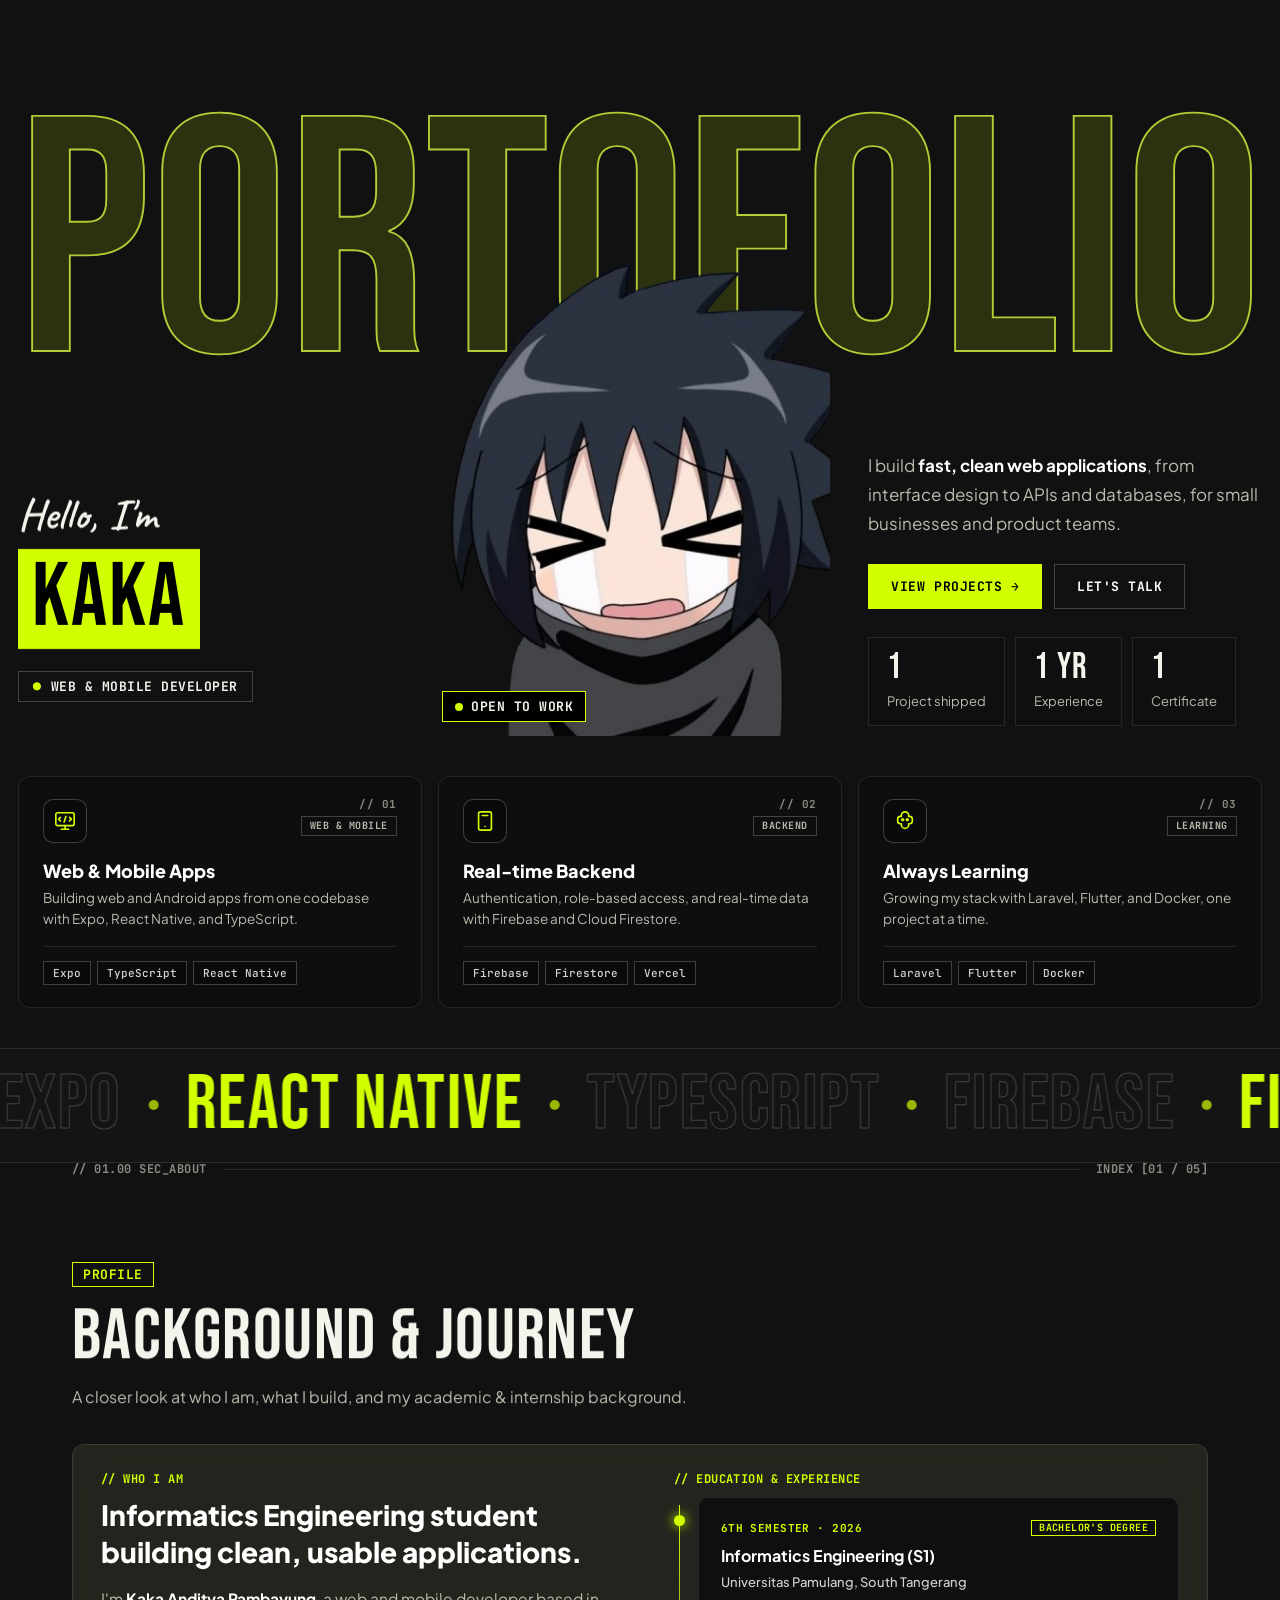
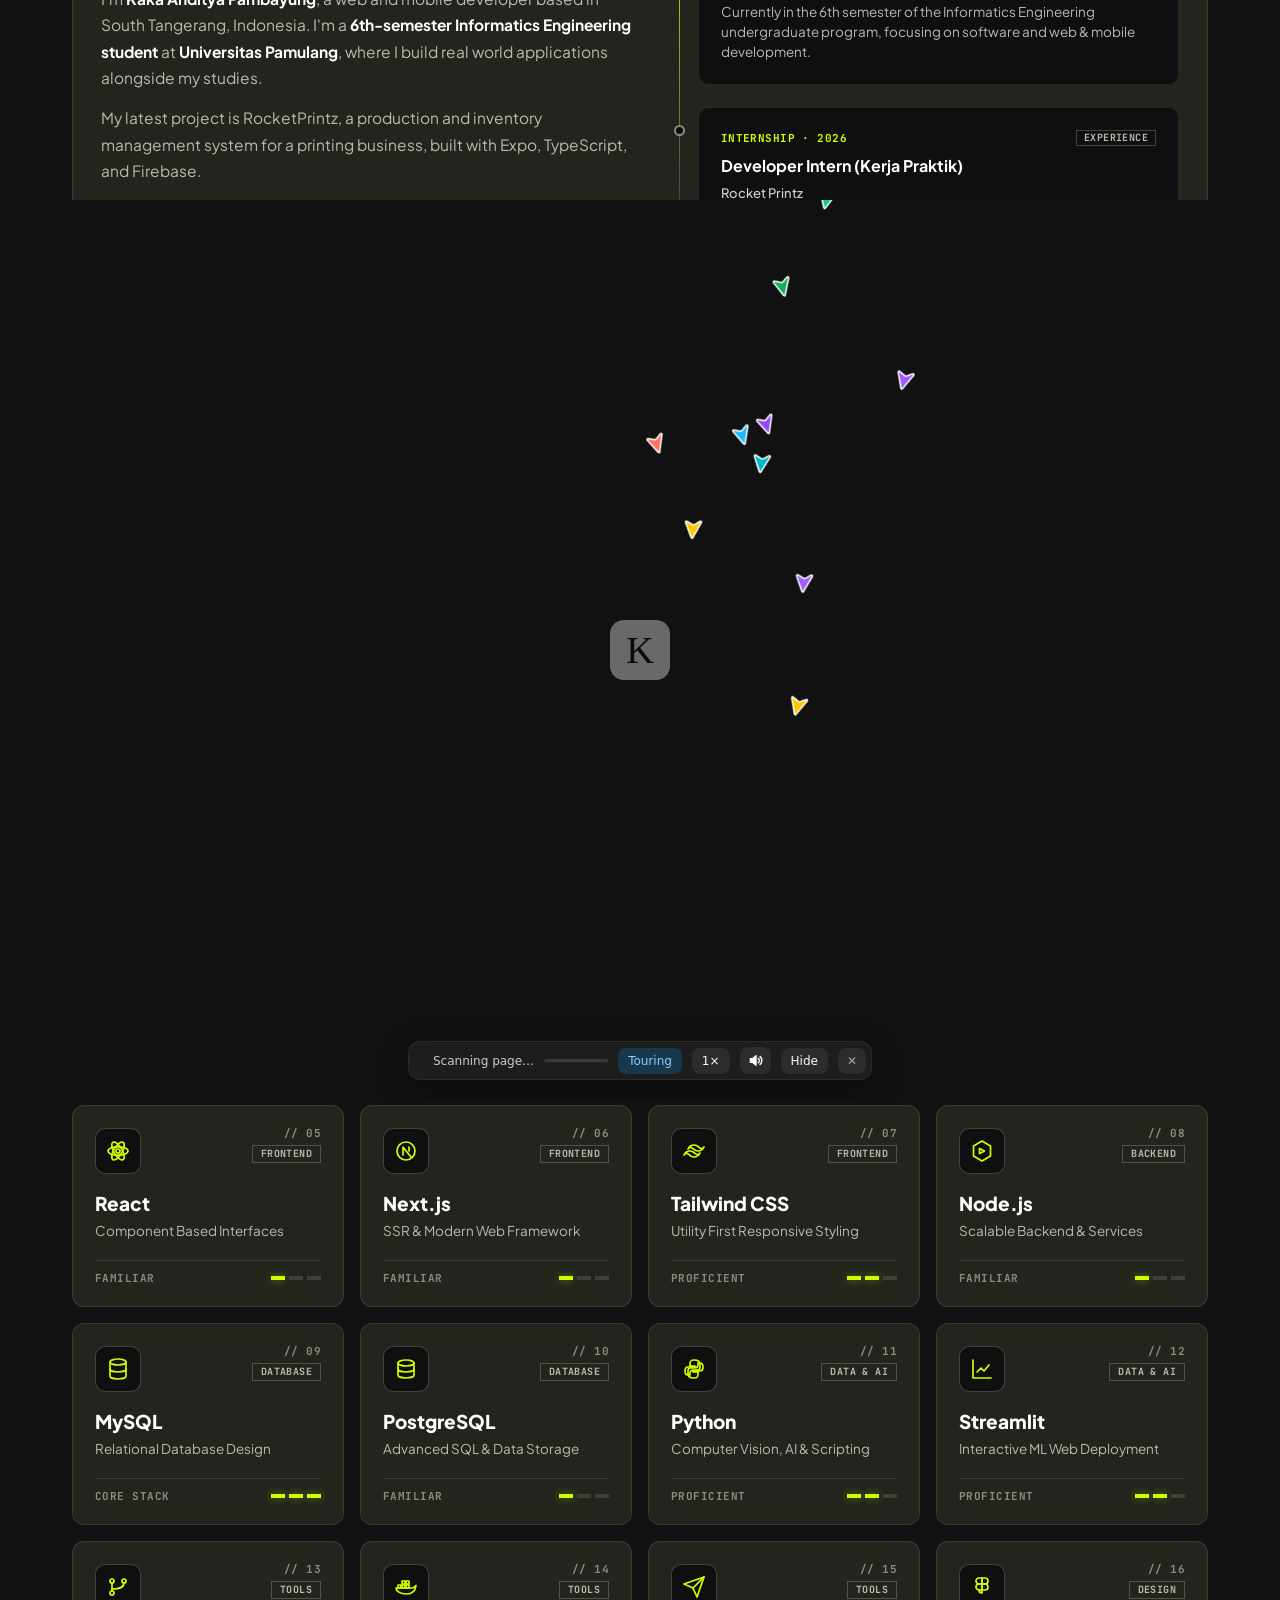
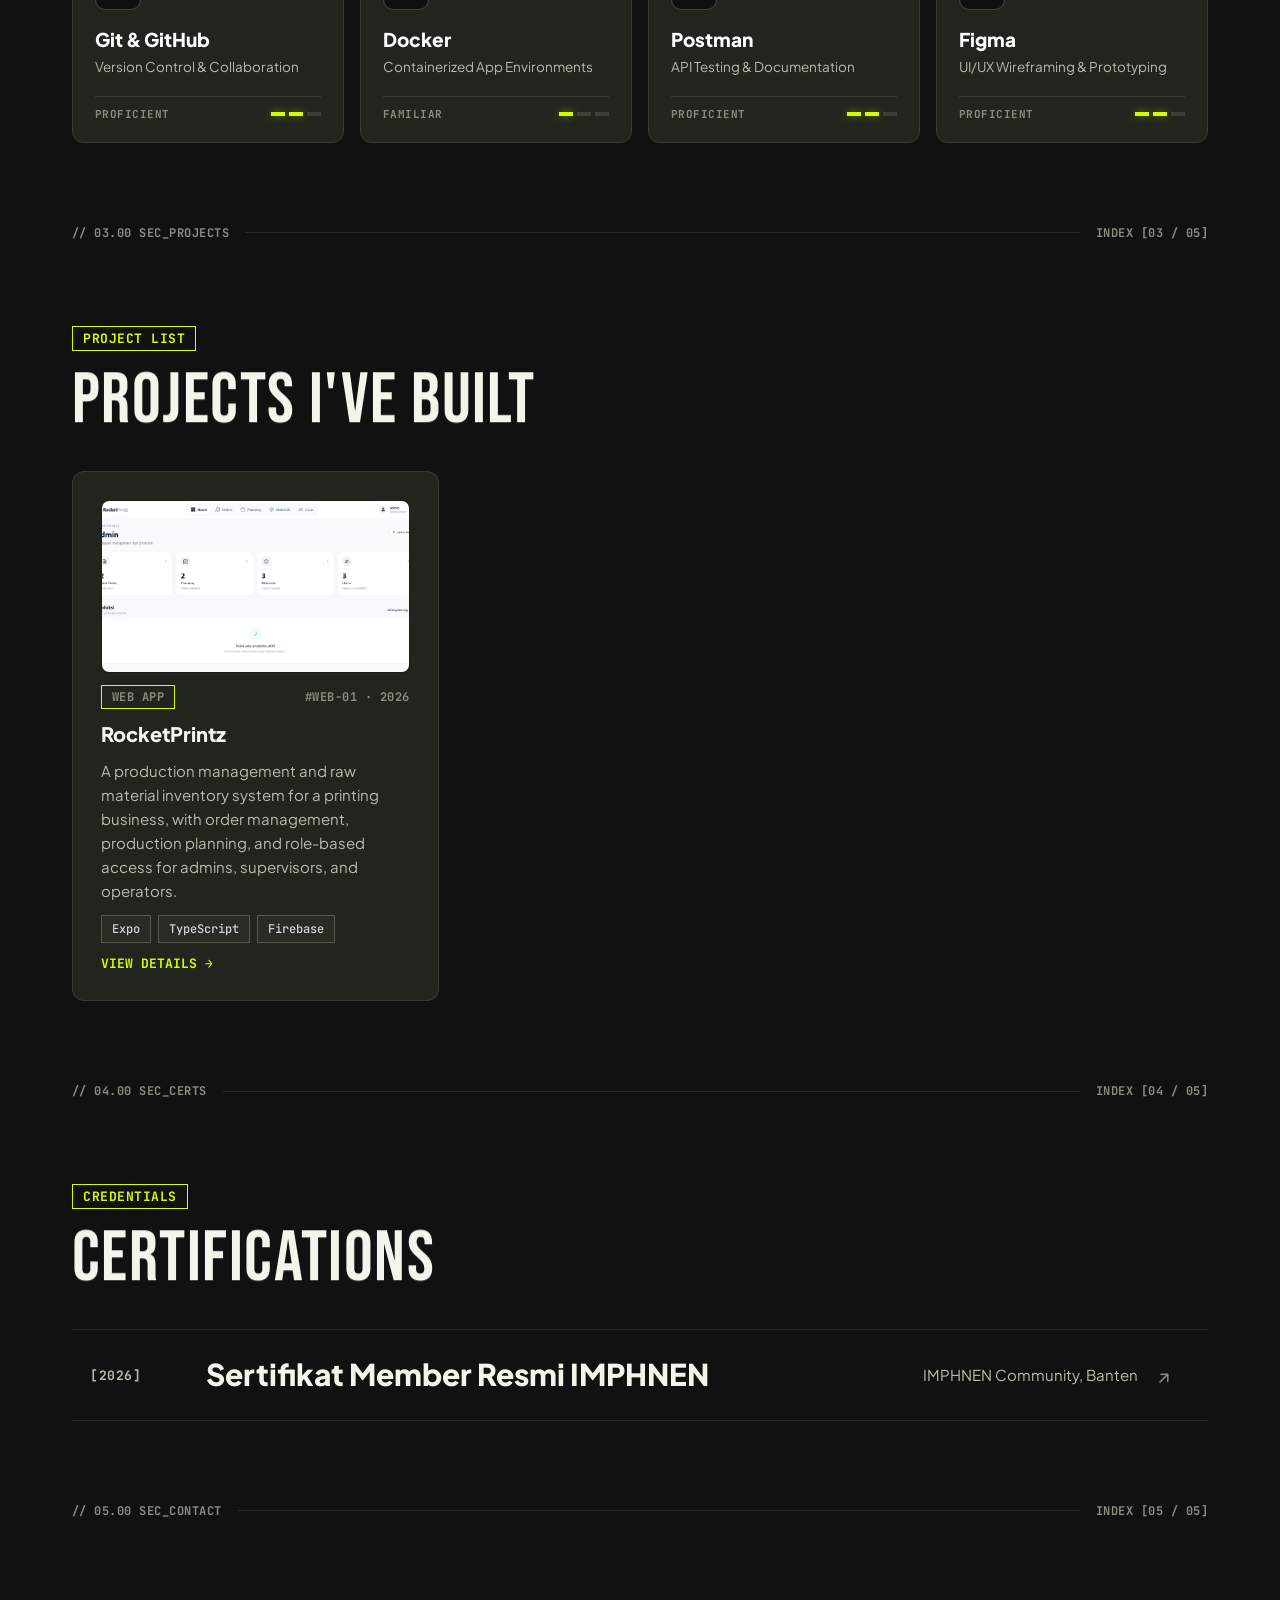
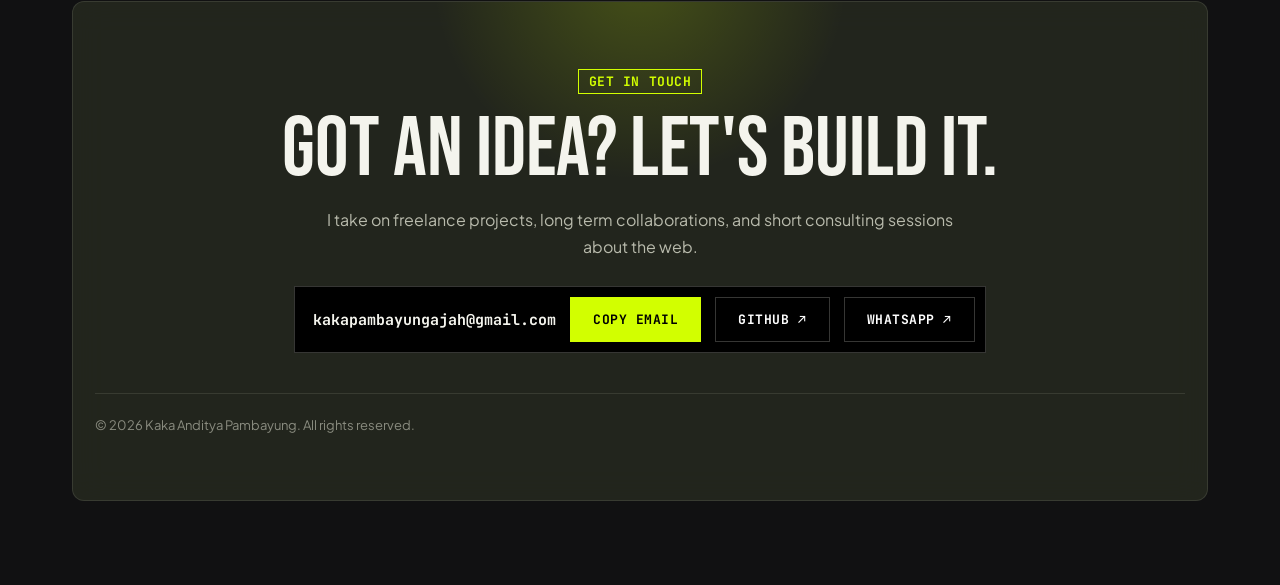
<file: index.html>
<!doctype html>
<html lang="en">
  <head>
    <meta charset="utf-8" />
  <script>try{var t=localStorage.getItem("fx-theme");if(/^(cyan|orange|pink|mint|lavender)$/.test(t))document.documentElement.setAttribute("data-theme",t)}catch(e){}</script>
    <script>try{if(sessionStorage.getItem("fx-pt")==="1"&&!matchMedia("(prefers-reduced-motion: reduce)").matches)document.documentElement.classList.add("fx-pt-in")}catch(e){}</script>
    <meta
      name="viewport"
      content="width=device-width, initial-scale=1, viewport-fit=cover"
    />
    <meta name="description" content="Portfolio of Kaka Anditya Pambayung, a web and mobile developer and Informatics Engineering student at Universitas Pamulang." />
    <meta name="theme-color" content="#111112" />
    <meta property="og:type" content="website" />
    <meta property="og:url" content="https://my-porto-kk.vercel.app/" />
    <meta property="og:title" content="Kaka Anditya Pambayung – Portfolio" />
    <meta property="og:description" content="Web and mobile developer. Built RocketPrintz, a production and inventory system for a printing business." />
    <meta property="og:image" content="https://my-porto-kk.vercel.app/assets/og-image.png" />
    <meta property="og:image:width" content="1200" />
    <meta property="og:image:height" content="630" />
    <meta name="twitter:card" content="summary_large_image" />
    <title>Kaka Anditya Pambayung – Portofolio</title>
    <link
      rel="icon"
      href="data:image/svg+xml,%3Csvg xmlns='http://www.w3.org/2000/svg' viewBox='0 0 100 100'%3E%3Crect width='100' height='100' fill='%23d2ff00'/%3E%3Ctext x='50' y='72' font-size='64' text-anchor='middle' fill='black' font-family='Impact'%3EK%3C/text%3E%3C/svg%3E"
    />
    <link rel="preconnect" href="https://fonts.googleapis.com" />
    <link rel="preconnect" href="https://fonts.gstatic.com" crossorigin />
    <link
      href="https://fonts.googleapis.com/css2?family=Bebas+Neue&family=Caveat:wght@600&family=JetBrains+Mono:wght@500;700&family=Plus+Jakarta+Sans:wght@400;500;700;800&display=swap"
      rel="stylesheet"
    />
    <link rel="stylesheet" href="assets/style.css" />
    <link rel="stylesheet" href="assets/lando-fx.css" />
</head>

  <body>
    <canvas id="aurora" aria-hidden="true"></canvas>
    <header class="dock">
      <nav class="nav" aria-label="Main navigation">
        <a class="brand" href="#hero" aria-label="Home"
          ><i>KA</i>Kaka Anditya Pambayung</a
        >
        <div class="nl">
          <a href="#about">About</a>
          <a href="#skills">Skills</a>
          <a href="#projects">Projects</a>
          <a href="#certs">Certifications</a>
        </div>
        <div class="dr">
          <div class="lang-switch" role="group" aria-label="Language switcher">
            <button type="button" class="lang-btn active" data-lang="en">
              EN
            </button>
            <button type="button" class="lang-btn" data-lang="id">ID</button>
          </div>
          <a class="cta" href="#contact">CONTACT →</a>
        </div>
      </nav>
    </header>
    <main>
      <section id="hero" class="hero">
        <div class="wm" aria-hidden="true">
          <svg viewBox="0 0 1000 215" preserveAspectRatio="xMidYMid meet">
            <text
              x="0"
              y="205"
              font-size="270"
              textLength="1000"
              lengthAdjust="spacingAndGlyphs"
            >
              PORTOFOLIO
            </text>
          </svg>
        </div>
        <div class="stage">
          <div class="hl">
            <div class="script">Hello, I'm</div>
            <h1 class="name">Kaka</h1>
            <br />
            <div class="pill mono">
              <b>●</b><span>WEB &amp; MOBILE DEVELOPER </span>
            </div>
          </div>
          <div class="hr">
            <p class="d">
              I build <strong>fast, clean web applications</strong>, from
              interface design to APIs and databases, for small businesses and
              product teams.
            </p>
            <div class="btns">
              <a class="btn r" href="#projects">VIEW PROJECTS →</a
              ><a class="btn" href="#contact">LET'S TALK</a>
            </div>
            <div class="stats">
              <div><b>1</b><span>Project shipped</span></div>
              <div><b>1 yr</b><span>Experience</span></div>
              <div><b>1</b><span>Certificate</span></div>
            </div>
          </div>
          <div class="portrait" role="img" aria-label="Foto Kaka Anditya Pambayung">
            <div class="panel"></div>
            <img
              src="assets/foto-profil.png"
              alt="Foto Kaka Anditya Pambayung"
              style="
                position: relative;
                z-index: 2;
                width: 100%;
                height: 100%;
                display: block;
                object-fit: cover;
                object-position: center bottom;
              "
            />
            <div class="badge mono"><span class="pd"></span>OPEN TO WORK</div>
          </div>
          <div class="hud">
            <div class="hc">
              <div class="hc-top">
                <div class="hc-ico">
                  <svg
                    viewBox="0 0 24 24"
                    fill="none"
                    stroke="currentColor"
                    stroke-width="1.8"
                    stroke-linecap="round"
                    stroke-linejoin="round"
                  >
                    <rect x="2" y="3" width="20" height="14" rx="2" />
                    <path d="M8 21h8" />
                    <path d="M12 17v4" />
                    <path d="M7 8l-2 2 2 2" />
                    <path d="M17 8l2 2-2 2" />
                    <path d="M13 7l-2 6" />
                  </svg>
                </div>
                <div class="hh mono">
                  <span>// 01</span><span>WEB &amp; MOBILE</span>
                </div>
              </div>
              <h3>Web &amp; Mobile Apps</h3>
              <p>
                Building web and Android apps from one codebase with Expo, React Native, and TypeScript.
              </p>
              <div class="hc-tags">
                <span class="tag">Expo</span>
                <span class="tag">TypeScript</span>
                <span class="tag">React Native</span>
              </div>
            </div>

            <div class="hc">
              <div class="hc-top">
                <div class="hc-ico">
                  <svg
                    viewBox="0 0 24 24"
                    fill="none"
                    stroke="currentColor"
                    stroke-width="1.8"
                    stroke-linecap="round"
                    stroke-linejoin="round"
                  >
                    <rect x="5" y="2" width="14" height="20" rx="2" />
                    <path d="M12 18h.01" />
                    <path d="M9 6h6" />
                  </svg>
                </div>
                <div class="hh mono">
                  <span>// 02</span><span>BACKEND</span>
                </div>
              </div>
              <h3>Real-time Backend</h3>
              <p>
                Authentication, role-based access, and real-time data with Firebase and Cloud Firestore.
              </p>
              <div class="hc-tags">
                <span class="tag">Firebase</span>
                <span class="tag">Firestore</span>
                <span class="tag">Vercel</span>
              </div>
            </div>

            <div class="hc">
              <div class="hc-top">
                <div class="hc-ico">
                  <svg
                    viewBox="0 0 24 24"
                    fill="none"
                    stroke="currentColor"
                    stroke-width="1.8"
                    stroke-linecap="round"
                    stroke-linejoin="round"
                  >
                    <path
                      d="M12 2a4 4 0 0 1 4 4v1h1a3 3 0 0 1 3 3v2a3 3 0 0 1-3 3h-1v1a4 4 0 0 1-8 0v-1H7a3 3 0 0 1-3-3v-2a3 3 0 0 1 3-3h1V6a4 4 0 0 1 4-4z"
                    />
                    <circle cx="9.5" cy="10.5" r="1" />
                    <circle cx="14.5" cy="10.5" r="1" />
                  </svg>
                </div>
                <div class="hh mono">
                  <span>// 03</span><span>LEARNING</span>
                </div>
              </div>
              <h3>Always Learning</h3>
              <p>
                Growing my stack with Laravel, Flutter, and Docker, one project at a time.
              </p>
              <div class="hc-tags">
                <span class="tag">Laravel</span>
                <span class="tag">Flutter</span>
                <span class="tag">Docker</span>
              </div>
            </div>
          </div>
        </div>
      </section>

      <div class="div" aria-hidden="true">
        <span class="mono">// 01.00 SEC_ABOUT</span><span class="ln"></span
        ><span class="mono">INDEX [01 / 05]</span>
      </div>
      <section id="about" class="sec">
        <div class="sh">
          <div class="chip mono">PROFILE</div>
          <h2>Background &amp; journey</h2>
          <p>
            A closer look at who I am, what I build, and my academic &amp;
            internship background.
          </p>
        </div>
        <div class="gc ab">
          <div class="ab-bio">
            <span class="mono ab-sub">// WHO I AM</span>
            <h3>Informatics Engineering student building clean, usable applications.</h3>
            <p>I'm <strong>Kaka Anditya Pambayung</strong>, a web and mobile developer based in South Tangerang, Indonesia. I'm a <strong>6th-semester Informatics Engineering student</strong> at <strong>Universitas Pamulang</strong>, where I build real world applications alongside my studies.</p>
            <p>My latest project is RocketPrintz, a production and inventory management system for a printing business, built with Expo, TypeScript, and Firebase.</p>
            <div class="ab-meta">
              <div><span class="mono">UNIVERSITY</span><b>Universitas Pamulang</b></div>
              <div><span class="mono">PROGRAM</span><b>Informatics Eng. (S1)</b></div>
              <div><span class="mono">MAIN FOCUS</span><b>Web &amp; Mobile</b></div>
              <div><span class="mono">STATUS</span><b class="st-ok">● Open to Work</b></div>
            </div>
            <div class="q">“I learn by building things that real people use.”</div>
          </div>

          <div class="ab-journey">
            <span class="mono ab-sub">// EDUCATION &amp; EXPERIENCE</span>
            <ul class="tl">
              <li class="tl-item active">
                <div class="tl-dot"></div>
                <div class="tl-box">
                  <div class="tl-top">
                    <span class="mono tl-yr">6TH SEMESTER · 2026</span>
                    <span class="chip mono tl-tag">BACHELOR'S DEGREE</span>
                  </div>
                  <b>Informatics Engineering (S1)</b>
                  <span class="tl-org">Universitas Pamulang, South Tangerang</span>
                  <p>Currently in the 6th semester of the Informatics Engineering undergraduate program, focusing on software and web &amp; mobile development.</p>
                </div>
              </li>
              <li class="tl-item">
                <div class="tl-dot"></div>
                <div class="tl-box">
                  <div class="tl-top">
                    <span class="mono tl-yr">INTERNSHIP · 2026</span>
                    <span class="chip mono tl-tag">EXPERIENCE</span>
                  </div>
                  <b>Developer Intern (Kerja Praktik)</b>
                  <span class="tl-org">Rocket Printz</span>
                  <p>Built RocketPrintz, a production management and raw material inventory system with order management, production planning, and role-based access for admins, supervisors, and operators.</p>
                </div>
              </li>
            </ul>
          </div>
        </div>
      </section>

      <div class="div" aria-hidden="true">
        <span class="mono">// 02.00 SEC_SKILLS</span><span class="ln"></span
        ><span class="mono">INDEX [02 / 05]</span>
      </div>
      <section id="skills" class="sec">
        <div class="sh">
          <div class="chip mono">TECH STACK</div>
          <h2>Skills &amp; technology</h2>
          <p>
            Tools and technologies I use to build web, mobile, and data
            applications.
          </p>
        </div>
        <div class="tabs" id="tabs" role="tablist">
          <button class="tab" aria-selected="true" data-k="all">ALL</button>
          <button class="tab" aria-selected="false" data-k="fe">
            FRONTEND &amp; MOBILE
          </button>
          <button class="tab" aria-selected="false" data-k="be">
            BACKEND &amp; DB
          </button>
          <button class="tab" aria-selected="false" data-k="data">
            DATA &amp; AI
          </button>
          <button class="tab" aria-selected="false" data-k="tools">
            TOOLS
          </button>
        </div>
        <div class="sk-grid" id="stackGrid"></div>
      </section>

      <div class="div" aria-hidden="true">
        <span class="mono">// 03.00 SEC_PROJECTS</span><span class="ln"></span
        ><span class="mono">INDEX [03 / 05]</span>
      </div>
      <section id="projects" class="sec">
        <div class="sh">
          <div class="chip mono">PROJECT LIST</div>
          <h2>Projects I've built</h2>
        </div>
        <div class="tabs" id="filters" hidden>
          <button class="tab" aria-selected="true" data-f="all">ALL</button
          ><button class="tab" aria-selected="false" data-f="web">
            WEB APP</button
          ><button class="tab" aria-selected="false" data-f="mobile">
            MOBILE</button
          ><button class="tab" aria-selected="false" data-f="data">
            DATA &amp; AI
          </button>
        </div>
        <div class="bg" id="grid"></div>
      </section>

      <div class="div" aria-hidden="true">
        <span class="mono">// 04.00 SEC_CERTS</span><span class="ln"></span
        ><span class="mono">INDEX [04 / 05]</span>
      </div>
      <section id="certs" class="sec">
        <div class="sh">
          <div class="chip mono">CREDENTIALS</div>
          <h2>Certifications</h2>
        </div>
        <div class="cl" id="certGrid"></div>
      </section>

      <div class="div" aria-hidden="true">
        <span class="mono">// 05.00 SEC_CONTACT</span><span class="ln"></span
        ><span class="mono">INDEX [05 / 05]</span>
      </div>
      <section id="contact" class="sec">
        <div class="gc ct">
          <div class="chip mono">GET IN TOUCH</div>
          <h2>Got an idea? Let's build it.</h2>
          <p>
            I take on freelance projects, long term collaborations, and short
            consulting sessions about the web.
          </p>
          <div class="em">
            <span>kakapambayungajah@gmail.com</span
            ><button class="btn r" id="copy">COPY EMAIL</button><a class="btn" href="https://github.com/Kakaaaaaaa1" target="_blank" rel="noopener">GITHUB ↗</a><a class="btn" href="https://wa.me/6283845756294" target="_blank" rel="noopener">WHATSAPP ↗</a>
          </div>
          <div class="fm">
            <span
              >© 2026 Kaka Anditya Pambayung. All rights reserved.</span
            >
          </div>
        </div>
      </section>
    </main>
    <div class="pv" id="pv" aria-hidden="true"><img alt="" /><span></span></div>
    <div
      class="md"
      id="md"
      role="dialog"
      aria-modal="true"
      aria-labelledby="mdt"
      hidden
    >
      <div class="mb">
        <div class="mh">
          <h3 id="mdt"></h3>
          <button class="mx" id="mdx" aria-label="Close">✕</button>
        </div>
        <div class="mm">
          <span id="mdi"></span><span class="vf">✓ Verified</span>
        </div>
        <div class="my">Year / Period: <b id="mdy"></b></div>
        <a class="mdl" id="mdl" target="_blank" rel="noopener noreferrer" hidden
          >View credential ↗</a
        >
        <div class="mf"><img id="mdim" alt="" /></div>
      </div>
    </div>
    <div id="toast" role="status" aria-live="polite"></div>
    <script src="assets/data.js"></script>
    <script src="assets/app.js"></script>
    <!--
    Swarm Rebuild engine (assets/swarm.js): github.com/DhvanilPatel/swarm-cursors,
    a tribute to Swarm by Joel Califa. Upstream publishes no license; the original
    code stays with its authors.
  -->
    <script src="assets/swarm-init.js"></script>
    <script src="assets/lando-fx.js"></script>
  </body>
</html>
</file>
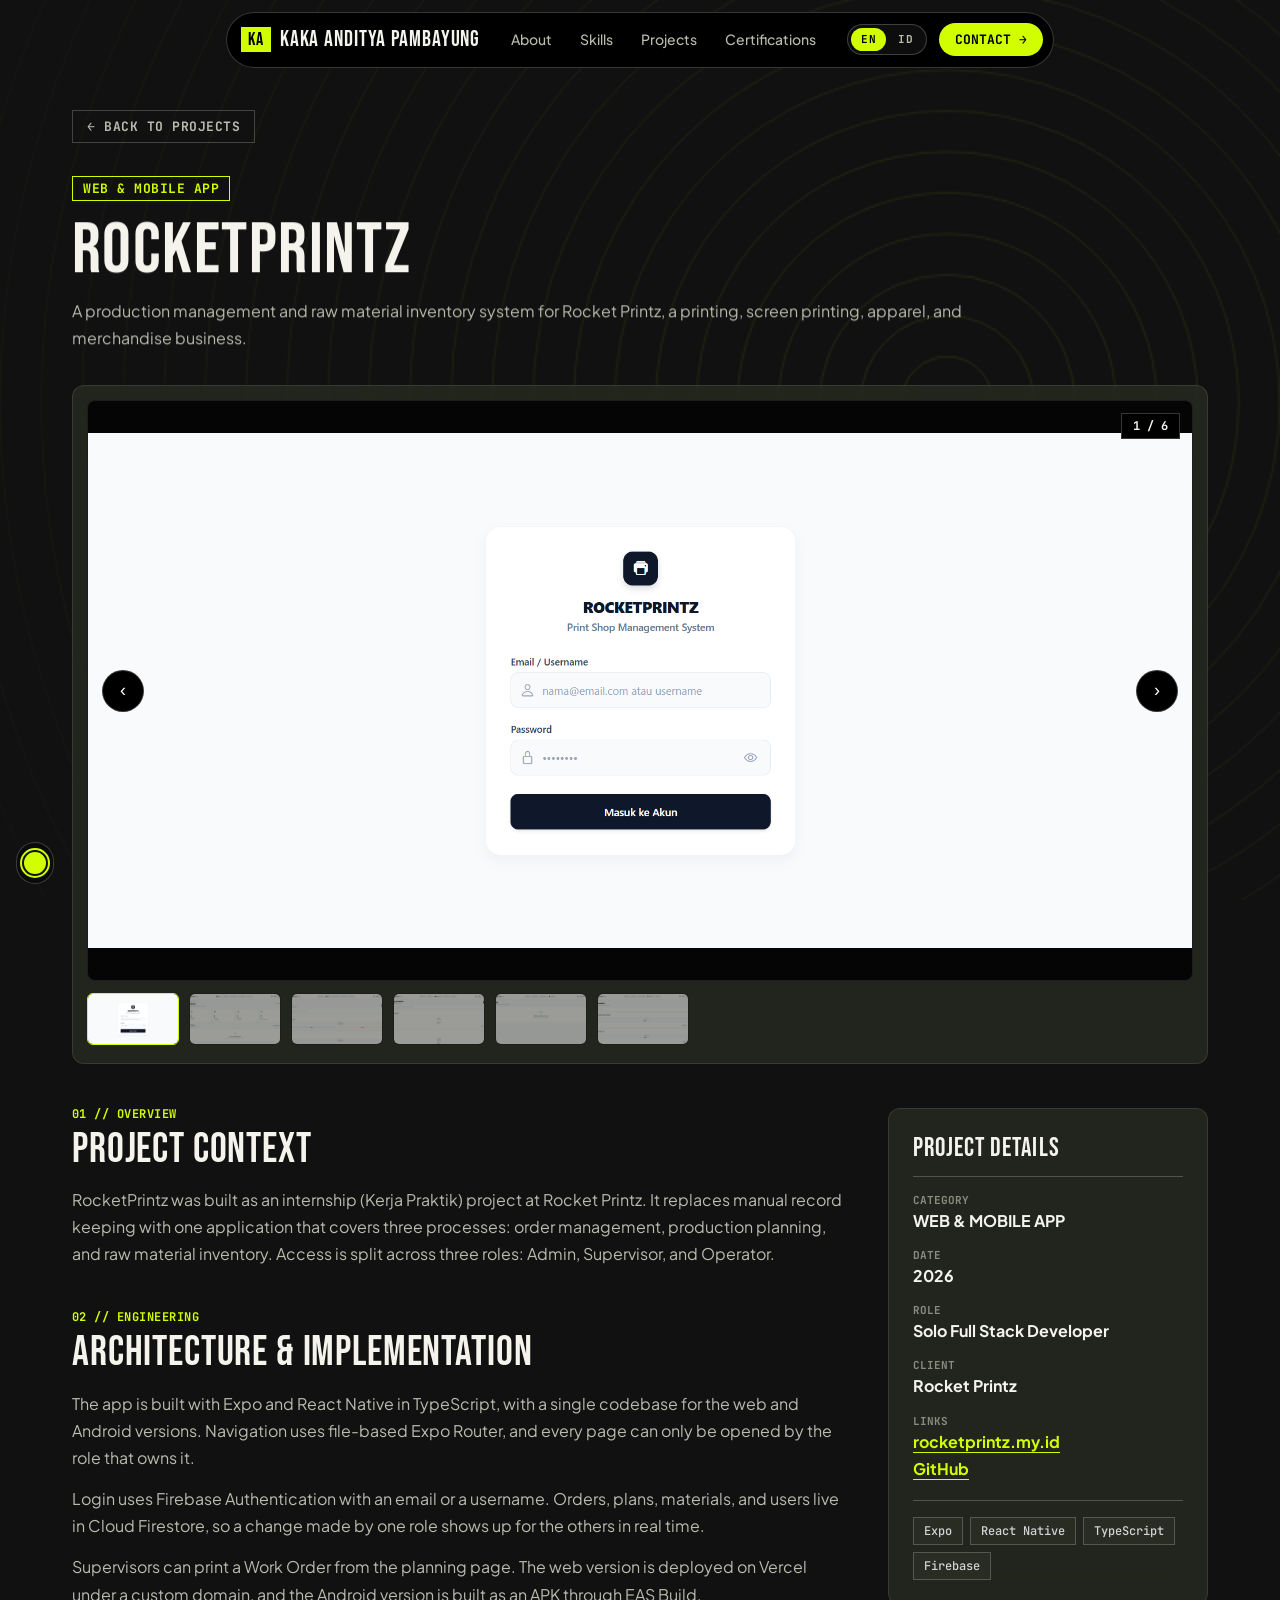
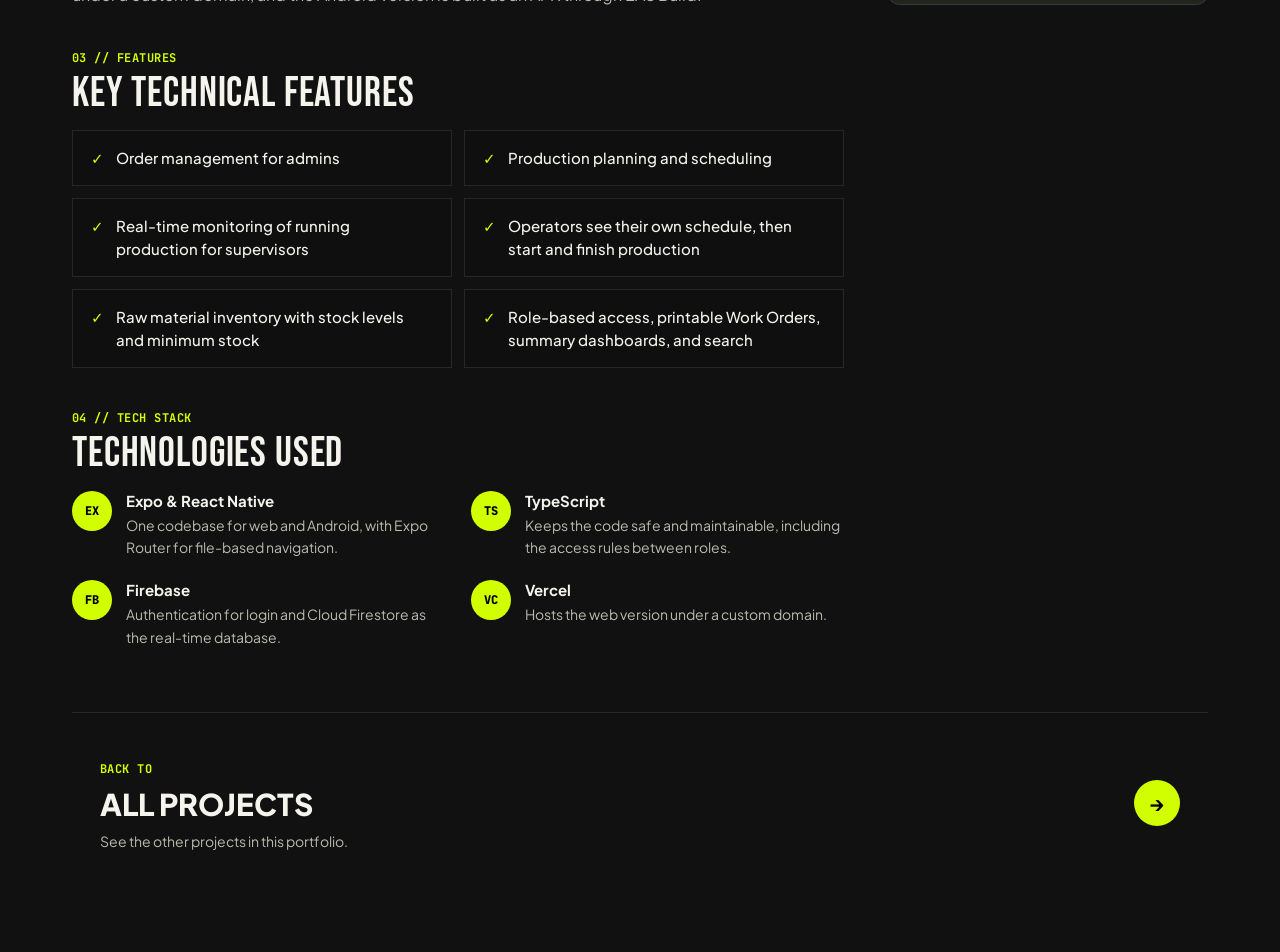
<file: projects/rocketprintz.html>
<!DOCTYPE html>
<html lang="en">

<head>
  <meta charset="utf-8">
  <script>try{var t=localStorage.getItem("fx-theme");if(/^(cyan|orange|pink|mint|lavender)$/.test(t))document.documentElement.setAttribute("data-theme",t)}catch(e){}</script>
  <script>try{if(sessionStorage.getItem("fx-pt")==="1"&&!matchMedia("(prefers-reduced-motion: reduce)").matches)document.documentElement.classList.add("fx-pt-in")}catch(e){}</script>
  <meta name="viewport" content="width=device-width, initial-scale=1, viewport-fit=cover">
  <meta name="theme-color" content="#111112">
  <meta property="og:type" content="article">
  <meta property="og:title" content="RocketPrintz – Kaka Anditya Pambayung">
  <meta property="og:description" content="A production management and raw material inventory system for a printing business, built with Expo, TypeScript and Firebase.">
  <meta property="og:image" content="https://my-porto-kk.vercel.app/assets/og-image.png">
  <meta property="og:image:width" content="1200">
  <meta property="og:image:height" content="630">
  <meta name="twitter:card" content="summary_large_image">
  <title>RocketPrintz – Kaka Anditya Pambayung</title>
  <meta name="description" content="RocketPrintz: production management and raw material inventory system for a printing business, built with Expo, React Native, TypeScript and Firebase.">
  <link rel="icon"
    href="data:image/svg+xml,%3Csvg xmlns='http://www.w3.org/2000/svg' viewBox='0 0 100 100'%3E%3Crect width='100' height='100' fill='%23d2ff00'/%3E%3Ctext x='50' y='72' font-size='64' text-anchor='middle' fill='black' font-family='Impact'%3EK%3C/text%3E%3C/svg%3E">
  <link rel="preconnect" href="https://fonts.googleapis.com">
  <link rel="preconnect" href="https://fonts.gstatic.com" crossorigin>
  <link
    href="https://fonts.googleapis.com/css2?family=Bebas+Neue&family=Caveat:wght@600&family=JetBrains+Mono:wght@500;700&family=Plus+Jakarta+Sans:wght@400;500;700;800&display=swap"
    rel="stylesheet">
  <link rel="stylesheet" href="../assets/style.css">
  <link rel="stylesheet" href="../assets/lando-fx.css">
<style>
    /* "Technologies Used" tiles */
    .tk { display: grid; grid-template-columns: repeat(auto-fill, minmax(250px, 1fr)); gap: 22px 26px; margin-top: 6px }
    .tk>div { display: flex; gap: 14px; align-items: flex-start }
    .tk i {
      flex: none; width: 40px; height: 40px; border-radius: 50%;
      display: grid; place-items: center;
      background: var(--red); color: #000;
      font: 800 12px var(--mono); font-style: normal
    }
    .tk b { display: block; font: 700 15px var(--sans); color: var(--tx); margin-bottom: 4px }
    .tk p { color: var(--mu); font-size: 14px; line-height: 1.6; margin: 0 }
    .ds .lk { color: var(--red); text-decoration: none; border-bottom: 1px solid currentColor; word-break: break-all }
  </style>
</head>

<body>
  <canvas id="aurora" aria-hidden="true"></canvas>
  <header class="dock">
    <nav class="nav" aria-label="Main navigation">
      <a class="brand" href="../index.html#hero" aria-label="Home"><i>KA</i>Kaka Anditya Pambayung</a>
      <div class="nl">
        <a href="../index.html#about">About</a>
        <a href="../index.html#skills">Skills</a>
        <a href="../index.html#projects">Projects</a>
        <a href="../index.html#certs">Certifications</a>
      </div>
      <div class="dr">
        <div class="lang-switch" role="group" aria-label="Language switcher">
          <button type="button" class="lang-btn active" data-lang="en">EN</button>
          <button type="button" class="lang-btn" data-lang="id">ID</button>
        </div>
        <a class="cta" href="../index.html#contact">CONTACT →</a>
      </div>
    </nav>
  </header>
  <main>
    <section id="detail" style="display:block">
      <a class="back mono" href="../index.html#projects" data-id="← KEMBALI KE PROJECT">← BACK TO PROJECTS</a>
      <div class="sh">
        <div class="chip mono" data-id="APLIKASI WEB &amp; MOBILE">WEB &amp; MOBILE APP</div>
        <h2>RocketPrintz</h2>
        <p data-id="Sistem informasi manajemen produksi dan persediaan bahan baku untuk Rocket Printz, usaha percetakan, sablon, konveksi, dan merchandise.">A production management and raw material inventory system for Rocket Printz, a printing, screen printing, apparel, and merchandise business.</p>
      </div>

      <div class="gal gc">
        <div class="gs"><img id="gim" alt="RocketPrintz preview"><span class="gn" id="gnn"></span><button class="ga l"
            aria-label="Previous image">‹</button><button class="ga r" aria-label="Next image">›</button></div>
        <div class="th">
          <button aria-label="Image 1"><img alt="" data-label="RocketPrintz – Login" src="../assets/projects/rocketprintz/rocketprintz1.png"></button>
          <button aria-label="Image 2"><img alt="" data-label="RocketPrintz – Admin dashboard" src="../assets/projects/rocketprintz/rocketprintz2.png"></button>
          <button aria-label="Image 3"><img alt="" data-label="RocketPrintz – Orders" src="../assets/projects/rocketprintz/rocketprintz3.png"></button>
          <button aria-label="Image 4"><img alt="" data-label="RocketPrintz – Production planning" src="../assets/projects/rocketprintz/rocketprintz4.png"></button>
          <button aria-label="Image 5"><img alt="" data-label="RocketPrintz – Running production" src="../assets/projects/rocketprintz/rocketprintz5.png"></button>
          <button aria-label="Image 6"><img alt="" data-label="RocketPrintz – Materials" src="../assets/projects/rocketprintz/rocketprintz6.png"></button>
        </div>
      </div>

      <div class="dg">
        <div class="dm">
          <section><span class="mono">01 // OVERVIEW</span>
            <h3 data-id="Konteks Project">Project Context</h3>
            <p data-id="RocketPrintz dibangun sebagai project Kerja Praktik di Rocket Printz. Sistem ini menggantikan pencatatan manual dengan satu aplikasi yang mencakup tiga proses: manajemen order, perencanaan produksi, dan manajemen persediaan bahan baku. Akses dibagi untuk tiga peran: Admin, Supervisor, dan Operator.">RocketPrintz was built as an internship (Kerja Praktik) project at Rocket Printz. It replaces manual record keeping with one application that covers three processes: order management, production planning, and raw material inventory. Access is split across three roles: Admin, Supervisor, and Operator.</p>
          </section>

          <section><span class="mono">02 // ENGINEERING</span>
            <h3 data-id="Arsitektur &amp; Implementasi">Architecture &amp; Implementation</h3>
            <p data-id="Aplikasi dibuat dengan Expo dan React Native memakai TypeScript, dengan satu basis kode untuk versi web dan Android. Navigasi memakai Expo Router berbasis file, dan setiap halaman hanya bisa dibuka oleh peran yang berhak.">The app is built with Expo and React Native in TypeScript, with a single codebase for the web and Android versions. Navigation uses file-based Expo Router, and every page can only be opened by the role that owns it.</p>
            <p data-id="Login memakai Firebase Authentication dengan email atau nama pengguna. Data order, planning, bahan, dan pengguna disimpan di Cloud Firestore, sehingga perubahan dari satu peran langsung terlihat di peran lain secara real-time.">Login uses Firebase Authentication with an email or a username. Orders, plans, materials, and users live in Cloud Firestore, so a change made by one role shows up for the others in real time.</p>
            <p data-id="Supervisor dapat mencetak Work Order dari halaman planning. Versi web di-deploy ke Vercel dengan domain sendiri, dan versi Android dibuat sebagai APK melalui EAS Build.">Supervisors can print a Work Order from the planning page. The web version is deployed on Vercel under a custom domain, and the Android version is built as an APK through EAS Build.</p>
          </section>

          <section><span class="mono">03 // FEATURES</span>
            <h3 data-id="Fitur Utama">Key Technical Features</h3>
            <div class="fg">
              <div><i>✓</i><span data-id="Manajemen order oleh Admin">Order management for admins</span></div>
              <div><i>✓</i><span data-id="Planning dan penjadwalan produksi">Production planning and scheduling</span></div>
              <div><i>✓</i><span data-id="Pemantauan produksi yang sedang berjalan secara real-time untuk Supervisor">Real-time monitoring of running production for supervisors</span></div>
              <div><i>✓</i><span data-id="Operator melihat jadwal miliknya, memulai, dan menyelesaikan produksi">Operators see their own schedule, then start and finish production</span></div>
              <div><i>✓</i><span data-id="Persediaan bahan baku dengan stok dan batas minimum stok">Raw material inventory with stock levels and minimum stock</span></div>
              <div><i>✓</i><span data-id="Akses berbasis peran, cetak Work Order, dashboard ringkasan, dan pencarian data">Role-based access, printable Work Orders, summary dashboards, and search</span></div>
            </div>
          </section>

          <section><span class="mono">04 // TECH STACK</span>
            <h3 data-id="Teknologi yang Digunakan">Technologies Used</h3>
            <div class="tk">
              <div><i>EX</i>
                <div><b>Expo &amp; React Native</b>
                  <p data-id="Satu basis kode untuk web dan Android, dengan Expo Router untuk navigasi berbasis file.">One codebase for web and Android, with Expo Router for file-based navigation.</p>
                </div>
              </div>
              <div><i>TS</i>
                <div><b>TypeScript</b>
                  <p data-id="Menjaga kode tetap aman dan mudah dirawat, termasuk pada aturan akses antar peran.">Keeps the code safe and maintainable, including the access rules between roles.</p>
                </div>
              </div>
              <div><i>FB</i>
                <div><b>Firebase</b>
                  <p data-id="Authentication untuk login dan Cloud Firestore sebagai basis data real-time.">Authentication for login and Cloud Firestore as the real-time database.</p>
                </div>
              </div>
              <div><i>VC</i>
                <div><b>Vercel</b>
                  <p data-id="Hosting versi web dengan domain sendiri.">Hosts the web version under a custom domain.</p>
                </div>
              </div>
            </div>
          </section>
        </div>

        <aside class="gc ds">
          <h4 data-id="DETAIL PROJECT">PROJECT DETAILS</h4>
          <dl>
            <div><dt data-id="KATEGORI">CATEGORY</dt><dd data-id="APLIKASI WEB &amp; MOBILE">WEB &amp; MOBILE APP</dd></div>
            <div><dt data-id="TAHUN">DATE</dt><dd>2026</dd></div>
            <div><dt data-id="PERAN">ROLE</dt><dd data-id="Pengembang Full Stack (solo)">Solo Full Stack Developer</dd></div>
            <div><dt data-id="TEMPAT">CLIENT</dt><dd>Rocket Printz</dd></div>
            <div><dt data-id="TAUTAN">LINKS</dt>
              <dd><a class="lk" href="https://rocketprintz.my.id" target="_blank" rel="noopener">rocketprintz.my.id</a><br>
                <a class="lk" href="https://github.com/Kakaaaaaaa1/rocketprintz" target="_blank" rel="noopener">GitHub</a></dd>
            </div>
          </dl>
          <div class="tags"><span class="tag">Expo</span><span class="tag">React Native</span><span class="tag">TypeScript</span><span class="tag">Firebase</span></div>
        </aside>
      </div>

      <a class="nx gc" href="../index.html#projects">
        <div><span class="mono" data-id="KEMBALI">BACK TO</span>
          <h3 data-id="SEMUA PROJECT">ALL PROJECTS</h3>
          <p data-id="Lihat project lain di portfolio ini.">See the other projects in this portfolio.</p>
        </div><b aria-hidden="true">→</b>
      </a>
    </section>
  </main>
  <script src="../assets/lando-fx.js"></script>
  <script src="../assets/detail.js"></script>
</body>

</html>
</file>
<file: assets/style.css>
:root {
      --bg: #111112;
      --surf: #1a1d15;
      --card: rgba(40, 44, 32, .78);
      --red: #d2ff00;
      --red-d: #b2c73a;
      --ac: 210, 255, 0;
      --redg: rgba(var(--ac), .2);
      --line: rgba(244, 244, 237, .1);
      --line2: rgba(244, 244, 237, .22);
      --tx: #f4f4ed;
      --mu: #b9bbad;
      --dim: #8a8c80;
      --sans: 'Plus Jakarta Sans', system-ui, sans-serif;
      --mono: 'JetBrains Mono', ui-monospace, monospace;
      --bb: 'Bebas Neue', Impact, sans-serif;
      color-scheme: dark;
      box-sizing: border-box;
      padding-top: env(safe-area-inset-top, 0px);
      padding-bottom: env(safe-area-inset-bottom, 0px)
    }

    *,
    *::before,
    *::after {
      box-sizing: border-box;
      margin: 0;
      padding: 0
    }

    html {
      background: var(--bg);
      scroll-behavior: smooth;
      scroll-padding-top: calc(84px + env(safe-area-inset-top, 0px));
      -webkit-font-smoothing: antialiased
    }

    body {
      font: 400 16px/1.7 var(--sans);
      color: var(--tx);
      background: var(--bg);
      overflow-x: hidden
    }

    a {
      color: inherit;
      text-decoration: none
    }

    :focus-visible {
      outline: 2px solid var(--red);
      outline-offset: 3px
    }

    #aurora {
      position: fixed;
      inset: 0;
      width: 100%;
      height: 100%;
      z-index: 0;
      pointer-events: none
    }

    main {
      position: relative;
      z-index: 1
    }

    .sec {
      max-width: 1180px;
      margin: 0 auto;
      padding: 84px 22px
    }

    /* dock */
    .dock {
      position: fixed;
      top: env(safe-area-inset-top, 0px);
      left: 0;
      right: 0;
      z-index: 100;
      display: flex;
      justify-content: center;
      padding: 12px 14px;
      pointer-events: none
    }

    .nav {
      pointer-events: auto;
      display: flex;
      align-items: center;
      gap: 18px;
      padding: 8px 10px 8px 14px;
      background: #000;
      border: 1px solid var(--line2);
      border-radius: 99px
    }

    .brand {
      display: flex;
      align-items: center;
      gap: 9px;
      font: 400 22px var(--bb);
      letter-spacing: .04em
    }

    .mono {
      font: 700 13px/1 var(--mono);
      letter-spacing: .04em
    }

    .brand i {
      color: #000;
      font-style: normal;
      background: var(--red);
      padding: 2px 7px;
      font-size: 18px
    }

    .nl {
      display: flex;
      gap: 2px
    }

    .nl a {
      padding: 7px 13px;
      border-radius: 99px;
      color: var(--mu);
      font-size: 14px;
      font-weight: 500;
      transition: .18s
    }

    .nl a:hover {
      color: #fff;
      background: rgba(255, 255, 255, .07)
    }

    .dr {
      display: flex;
      align-items: center;
      gap: 12px
    }

    .st {
      display: flex;
      align-items: center;
      gap: 7px;
      color: var(--mu);
      font-size: 13px
    }

    .st i,
    .pd {
      width: 8px;
      height: 8px;
      border-radius: 50%;
      background: var(--red);
      animation: pl 2s infinite
    }

    @keyframes pl {
      50% {
        opacity: .35
      }
    }

    .cta {
      background: var(--red);
      color: #000;
      padding: 8px 16px;
      border-radius: 99px;
      font: 700 13px var(--mono);
      transition: .18s
    }

    .cta:hover {
      background: var(--red-d)
    }

    @media(max-width:860px) {

      .nl,
      .st {
        display: none
      }
    }

    /* hero */
    .hero {
      min-height: 100svh;
      padding: 96px 18px 40px;
      display: flex;
      flex-direction: column;
      justify-content: center;
      position: relative;
      overflow: hidden
    }

    .wm {
      width: 100%;
      line-height: 0
    }

    .wm svg {
      display: block;
      width: 100%;
      height: auto
    }

    .wm text {
      font-family: var(--bb);
      fill: rgba(var(--ac), .14);
      stroke: var(--red-d);
      stroke-width: 1.5;
      paint-order: stroke
    }

    .stage {
      position: relative;
      z-index: 2;
      width: min(1360px, 100%);
      margin: -8vw auto 0;
      display: grid;
      grid-template-columns: minmax(300px, 1fr) minmax(260px, 380px) minmax(300px, 1fr);
      grid-template-areas: 'l p r' 'h h h';
      column-gap: clamp(24px, 3vw, 56px);
      row-gap: 34px;
      align-items: end
    }

    .hl {
      grid-area: l;
      padding-bottom: 10px
    }

    .portrait {
      grid-area: p
    }

    .hr {
      grid-area: r;
      padding-bottom: 10px
    }

    @media(max-width:1000px) {
      .stage {
        grid-template-columns: 1fr;
        grid-template-areas: 'p' 'l' 'r' 'h';
        margin-top: -4vw
      }

      .portrait {
        max-width: 340px;
        margin: 0 auto
      }

      .hud {
        grid-area: h;
        display: grid;
        grid-template-columns: repeat(3, 1fr);
        gap: 16px;
        margin-top: 6px
      }
    }

    .script {
      font: 600 clamp(32px, 3.4vw, 44px)/1 'Caveat', cursive;
      margin-bottom: 12px
    }

    .name {
      color: #000;
      display: inline-block;
      font: 400 clamp(60px, 7vw, 100px)/1 var(--bb);
      padding: .06em .16em;
      background: var(--red);
      margin-bottom: 22px;
      letter-spacing: .02em
    }

    .pill {
      display: inline-flex;
      align-items: center;
      gap: 9px;
      padding: 8px 14px;
      border: 1px solid var(--line2);
      margin-bottom: 24px;
      max-width: 100%
    }

    .pill b {
      color: var(--red)
    }

    .d {
      max-width: 44ch;
      color: var(--mu);
      margin-bottom: 26px;
      font-size: 17px
    }

    .d strong {
      color: #fff;
      font-weight: 700
    }

    .btns {
      display: flex;
      gap: 12px;
      flex-wrap: wrap;
      margin-bottom: 28px
    }

    .btn {
      display: inline-flex;
      gap: 8px;
      align-items: center;
      padding: 13px 22px;
      border: 1px solid var(--line2);
      background: transparent;
      color: #fff;
      font: 700 13px var(--mono);
      letter-spacing: .04em;
      cursor: pointer;
      transition: .18s
    }

    .btn:hover {
      border-color: #fff;
      transform: translateY(-2px)
    }

    .btn.r {
      background: var(--red);
      border-color: var(--red);
      color: #000
    }

    .btn.r:hover {
      background: var(--red-d);
      border-color: var(--red-d)
    }

    .stats {
      display: flex;
      gap: 10px;
      flex-wrap: wrap
    }

    .stats div {
      border: 1px solid var(--line);
      background: #0f0f10;
      padding: 12px 18px;
      min-width: 104px
    }

    .stats b {
      display: block;
      font: 400 36px/1 var(--bb);
      letter-spacing: .03em
    }

    .stats span {
      color: var(--mu);
      font-size: 13px
    }

    .portrait {
      position: relative;
      width: 100%;
      aspect-ratio: 4/5
    }

    .panel {
      position: absolute;
      inset: 18% 6% 0;
      background: var(--red);
      transform: translate(14px, -14px)
    }

    .panel::after {
      content: "";
      position: absolute;
      inset: 0;
      border: 1px solid rgba(255, 255, 255, .35);
      transform: translate(-14px, 14px)
    }

    .portrait svg {
      position: relative;
      z-index: 2;
      width: 100%;
      height: 100%;
      display: block
    }

    .badge {
      position: absolute;
      left: -8px;
      bottom: 14px;
      z-index: 5;
      padding: 8px 12px;
      background: #000;
      border: 1px solid var(--red);
      display: flex;
      gap: 8px;
      align-items: center
    }

    .hud {
      grid-area: h;
      display: grid;
      grid-template-columns: repeat(auto-fit, minmax(260px, 1fr));
      gap: 16px;
      margin-top: 6px;
      width: 100%
    }

    @media(max-width:900px) {
      .hud {
        grid-template-columns: 1fr !important;
        gap: 14px
      }

      .hc {
        padding: 18px 20px
      }
    }

    .hc {
      position: relative;
      display: flex;
      flex-direction: column;
      padding: 22px 24px;
      background: rgba(14, 14, 15, .82);
      backdrop-filter: blur(14px);
      -webkit-backdrop-filter: blur(14px);
      border: 1px solid var(--line);
      border-radius: 12px;
      overflow: hidden;
      transition: border-color .25s, transform .25s, box-shadow .25s
    }

    .hc::before {
      content: "";
      position: absolute;
      top: 0;
      left: 0;
      width: 100%;
      height: 2px;
      background: linear-gradient(90deg, var(--red), transparent);
      opacity: 0;
      transition: opacity .25s
    }

    .hc:hover {
      border-color: var(--red);
      transform: translateY(-4px);
      box-shadow: 0 16px 36px rgba(0, 0, 0, .75), 0 0 24px rgba(var(--ac), .1)
    }

    .hc:hover::before {
      opacity: 1
    }

    .hc-top {
      display: flex;
      justify-content: space-between;
      align-items: flex-start;
      gap: 12px;
      margin-bottom: 16px
    }

    .hc-ico {
      width: 44px;
      height: 44px;
      border-radius: 10px;
      background: #0a0a0a;
      border: 1px solid var(--line2);
      display: grid;
      place-items: center;
      color: var(--red);
      transition: .25s
    }

    .hc-ico svg {
      width: 22px;
      height: 22px
    }

    .hc:hover .hc-ico {
      background: var(--red);
      color: #000;
      border-color: var(--red);
      transform: scale(1.06)
    }

    .hh {
      display: flex;
      flex-direction: column;
      align-items: flex-end;
      gap: 6px
    }

    .hh span:first-child {
      color: var(--dim);
      font-size: 11px
    }

    .hh span:last-child {
      padding: 4px 8px;
      border: 1px solid var(--line2);
      color: var(--mu);
      font-size: 10px;
      transition: .25s
    }

    .hc:hover .hh span:last-child {
      border-color: var(--red);
      color: var(--red)
    }

    .hc h3 {
      font: 800 18px/1.3 var(--sans);
      color: #fff;
      margin-bottom: 6px
    }

    .hc p {
      color: var(--mu);
      font-size: 13.5px;
      line-height: 1.55;
      flex: 1;
      margin-bottom: 16px
    }

    .hc-tags {
      display: flex;
      gap: 6px;
      flex-wrap: wrap;
      padding-top: 14px;
      border-top: 1px solid var(--line)
    }

    .hc-tags .tag {
      font-size: 11px;
      padding: 4px 9px;
      background: #0a0a0a
    }

    .hc:hover .hc-tags .tag {
      border-color: rgba(var(--ac), .4);
      color: #fff
    }

    .tags {
      display: flex;
      gap: 7px;
      flex-wrap: wrap
    }

    .tag {
      font: 500 12px var(--mono);
      padding: 5px 10px;
      border: 1px solid var(--line2);
      color: #d4d4d8;
      background: rgba(255, 255, 255, .03)
    }

    /* divider */
    .div {
      max-width: 1180px;
      margin: 0 auto;
      padding: 0 22px;
      display: flex;
      align-items: center;
      gap: 16px;
      color: var(--dim)
    }

    .div .mono {
      font-size: 12px
    }

    .div span.ln {
      flex: 1;
      height: 1px;
      background: var(--line)
    }

    /* common */
    .sh {
      margin-bottom: 34px;
      max-width: 64ch
    }

    .chip {
      display: inline-block;
      padding: 5px 10px;
      border: 1px solid var(--red);
      color: var(--red);
      margin-bottom: 14px
    }

    .sh h2 {
      font: 400 clamp(42px, 6vw, 72px)/1 var(--bb);
      letter-spacing: .02em
    }

    .sh p {
      color: var(--mu);
      margin-top: 10px
    }

    .gc {
      background: var(--card);
      backdrop-filter: blur(16px);
      -webkit-backdrop-filter: blur(16px);
      border: 1px solid var(--line);
      border-radius: 12px;
      padding: 28px;
      transition: border-color .3s, transform .3s, box-shadow .3s
    }

    .gc:hover {
      border-color: var(--line2);
      box-shadow: 0 16px 40px rgba(0, 0, 0, .7), 0 0 25px rgba(var(--ac), .08);
      transform: translateY(-2px)
    }

    /* about */
    .ab {
      display: grid;
      grid-template-columns: 1.05fr 1fr;
      gap: 42px;
      align-items: start
    }

    @media(max-width:900px) {
      .ab {
        grid-template-columns: 1fr;
        gap: 36px
      }
    }

    .ab-sub {
      color: var(--red);
      font-size: 12px;
      display: block;
      margin-bottom: 12px
    }

    .ab-bio h3 {
      font: 800 clamp(22px, 2.5vw, 28px)/1.3 var(--sans);
      color: #fff;
      margin-bottom: 16px
    }

    .ab p {
      color: var(--mu);
      margin-bottom: 14px;
      font-size: 15.5px
    }

    .ab strong {
      color: #fff
    }

    .ab-meta {
      display: grid;
      grid-template-columns: repeat(2, 1fr);
      gap: 10px;
      margin: 22px 0
    }

    @media(max-width:520px) {
      .ab-meta {
        grid-template-columns: 1fr
      }
    }

    .ab-meta div {
      background: #0f0f10;
      border: 1px solid var(--line);
      padding: 12px 14px;
      border-radius: 8px;
      transition: border-color .2s
    }

    .ab-meta div:hover {
      border-color: var(--line2)
    }

    .ab-meta .mono {
      display: block;
      font-size: 10px;
      color: var(--dim);
      margin-bottom: 4px
    }

    .ab-meta b {
      font-size: 14px;
      color: #fff
    }

    .ab-meta .st-ok {
      color: var(--red)
    }

    .q {
      margin-top: 18px;
      padding: 16px 18px;
      border-left: 3px solid var(--red);
      background: rgba(var(--ac), .07);
      color: #fff;
      font-weight: 500;
      font-size: 14.5px;
      border-radius: 0 8px 8px 0
    }

    /* timeline */
    .tl {
      list-style: none;
      position: relative;
      padding-left: 24px;
      display: grid;
      gap: 22px
    }

    .tl::before {
      content: "";
      position: absolute;
      left: 5px;
      top: 8px;
      bottom: 8px;
      width: 1px;
      background: linear-gradient(to bottom, var(--red), var(--line2) 70%, transparent)
    }

    .tl-item {
      position: relative
    }

    .tl-dot {
      position: absolute;
      left: -24px;
      top: 18px;
      width: 11px;
      height: 11px;
      border-radius: 50%;
      background: #0a0a0a;
      border: 2px solid var(--dim);
      transition: .25s
    }

    .tl-item.active .tl-dot,
    .tl-item:hover .tl-dot {
      background: var(--red);
      border-color: var(--red);
      box-shadow: 0 0 12px var(--red)
    }

    .tl-box {
      background: #0f0f10;
      border: 1px solid var(--line);
      border-radius: 10px;
      padding: 22px 22px;
      transition: border-color .25s, transform .25s
    }

    .tl-item:hover .tl-box {
      border-color: var(--red);
      transform: translateX(4px)
    }

    .tl-top {
      display: flex;
      justify-content: space-between;
      align-items: center;
      gap: 8px;
      margin-bottom: 6px
    }

    .tl-yr {
      font-size: 11px;
      color: var(--red)
    }

    .tl-tag {
      margin: 0;
      font-size: 10px;
      padding: 2px 7px;
      border-color: var(--line2);
      color: var(--mu)
    }

    .tl-item.active .tl-tag,
    .tl-item:hover .tl-tag {
      border-color: var(--red);
      color: var(--red)
    }

    .tl-box b {
      display: block;
      font-size: 16px;
      color: #fff;
      margin-bottom: 2px
    }

    .tl-org {
      display: block;
      font-size: 13px;
      color: var(--tx);
      opacity: .85;
      margin-bottom: 8px;
      font-weight: 500
    }

    .tl-box p {
      margin: 0;
      font-size: 13.5px;
      line-height: 1.5;
      color: var(--mu)
    }

    /* skills */
    .tabs {
      display: flex;
      gap: 8px;
      flex-wrap: wrap;
      margin-bottom: 24px
    }

    .tab {
      padding: 10px 16px;
      border: 1px solid var(--line2);
      background: transparent;
      color: var(--mu);
      font: 700 13px var(--mono);
      cursor: pointer;
      transition: .18s
    }

    .tab:hover {
      color: #fff;
      border-color: #fff
    }

    .tab[aria-selected="true"] {
      background: var(--red);
      border-color: var(--red);
      color: #000
    }

    .sk-grid {
      display: grid;
      grid-template-columns: repeat(auto-fill, minmax(240px, 1fr));
      gap: 16px
    }

    .sk-card {
      position: relative;
      display: flex;
      flex-direction: column;
      padding: 22px;
      overflow: hidden;
      transition: border-color .25s, transform .25s, box-shadow .25s
    }

    .sk-card::before {
      content: "";
      position: absolute;
      top: 0;
      left: 0;
      width: 100%;
      height: 2px;
      background: linear-gradient(90deg, var(--red), transparent);
      opacity: 0;
      transition: opacity .25s
    }

    .sk-card:hover {
      border-color: var(--red);
      transform: translateY(-4px);
      box-shadow: 0 16px 36px rgba(0, 0, 0, .75), 0 0 24px rgba(var(--ac), .12)
    }

    .sk-card:hover::before {
      opacity: 1
    }

    .sk-card.hide {
      display: none
    }

    .sk-top {
      display: flex;
      justify-content: space-between;
      align-items: flex-start;
      margin-bottom: 18px
    }

    .sk-ico {
      width: 46px;
      height: 46px;
      border-radius: 10px;
      background: #0f0f10;
      border: 1px solid var(--line2);
      display: grid;
      place-items: center;
      color: var(--red);
      transition: background .25s, color .25s, border-color .25s, transform .25s
    }

    .sk-ico svg {
      width: 24px;
      height: 24px
    }

    .sk-card:hover .sk-ico {
      background: var(--red);
      color: #000;
      border-color: var(--red);
      transform: scale(1.06)
    }

    .sk-meta {
      display: flex;
      flex-direction: column;
      align-items: flex-end;
      gap: 6px
    }

    .sk-num {
      color: var(--dim);
      font-size: 11px
    }

    .sk-chip {
      margin: 0;
      font-size: 10px;
      padding: 3px 8px;
      border-color: var(--line2);
      color: var(--mu)
    }

    .sk-card:hover .sk-chip {
      border-color: var(--red);
      color: var(--red)
    }

    .sk-card h3 {
      font: 800 19px/1.25 var(--sans);
      margin-bottom: 6px;
      color: #fff
    }

    .sk-card p {
      color: var(--mu);
      font-size: 13.5px;
      line-height: 1.5;
      flex: 1;
      margin-bottom: 18px
    }

    .sk-foot {
      display: flex;
      justify-content: space-between;
      align-items: center;
      padding-top: 12px;
      border-top: 1px solid var(--line)
    }

    .sk-foot .mono {
      font-size: 11px;
      color: var(--dim);
      transition: color .25s
    }

    .sk-card:hover .sk-foot .mono {
      color: var(--tx)
    }

    .sk-bars {
      display: flex;
      gap: 4px
    }

    .sk-bars i {
      width: 14px;
      height: 4px;
      background: rgba(255, 255, 255, .12);
      display: block
    }

    .sk-bars i.on {
      background: var(--red);
      box-shadow: 0 0 8px rgba(var(--ac), .4)
    }

    /* projects */
    .bg {
      display: grid;
      grid-template-columns: repeat(auto-fill, minmax(320px, 1fr));
      gap: 18px
    }

    .bc {
      display: flex;
      flex-direction: column;
      gap: 12px
    }

    .bc.hide {
      display: none
    }

    .bt {
      display: flex;
      justify-content: space-between;
      align-items: center
    }

    .bt .chip {
      margin: 0;
      font-size: 11px
    }

    .bt .mono {
      color: var(--dim);
      font-size: 12px
    }

    .bc h3 {
      font: 800 20px/1.3 var(--sans)
    }

    .bc p {
      color: var(--mu);
      font-size: 15px;
      line-height: 1.6;
      flex: 1
    }

    .bc .go {
      font: 700 13px var(--mono);
      color: var(--red)
    }

    .bc .go:hover {
      color: #fff
    }

    /* certs */
    .cl {
      border-top: 1px solid var(--line)
    }

    .cr {
      display: grid;
      grid-template-columns: 96px 1fr auto 32px;
      gap: 20px;
      align-items: center;
      width: 100%;
      text-align: left;
      padding: 26px 18px;
      background: none;
      border: 0;
      border-bottom: 1px solid var(--line);
      color: var(--tx);
      font: inherit;
      cursor: pointer;
      transition: background .2s
    }

    .cr:hover,
    .cr:focus-visible {
      background: rgba(255, 255, 255, .04)
    }

    .cy {
      color: var(--mu)
    }

    .cn {
      font: 800 clamp(20px, 2.6vw, 30px)/1.25 var(--sans);
      transition: color .2s
    }

    .cr:hover .cn,
    .cr:focus-visible .cn {
      color: var(--red)
    }

    .ci {
      color: var(--mu);
      font-size: 15px
    }

    .ca {
      color: var(--dim);
      font-size: 20px;
      transition: .2s
    }

    .cr:hover .ca {
      color: var(--red);
      transform: translate(3px, -3px)
    }

    @media(max-width:700px) {
      .cr {
        grid-template-columns: 1fr 24px;
        gap: 6px
      }

      .cy,
      .cn,
      .ci {
        grid-column: 1
      }

      .ca {
        grid-column: 2;
        grid-row: 1/4;
        align-self: center
      }
    }

    .pv {
      position: fixed;
      left: 0;
      top: 0;
      z-index: 90;
      width: 380px;
      pointer-events: none;
      opacity: 0;
      transition: opacity .15s;
      border: 1px solid var(--line2);
      border-radius: 16px;
      overflow: hidden;
      background: #fff;
      box-shadow: 0 24px 60px rgba(0, 0, 0, .7)
    }

    .pv.on {
      opacity: 1
    }

    .pv img {
      display: block;
      width: 100%;
      height: auto
    }

    .pv span {
      position: absolute;
      left: 14px;
      bottom: 10px;
      font: 700 14px var(--sans);
      color: #fff;
      text-shadow: 0 1px 6px rgba(0, 0, 0, .9)
    }

    @media(hover:none) {
      .pv {
        display: none
      }
    }

    .md {
      position: fixed;
      inset: 0;
      z-index: 150;
      display: grid;
      place-items: center;
      padding: 20px;
      background: rgba(0, 0, 0, .78);
      backdrop-filter: blur(6px);
      -webkit-backdrop-filter: blur(6px);
      opacity: 0;
      transition: opacity .2s
    }

    .md[hidden] {
      display: none
    }

    .md.on {
      opacity: 1
    }

    .mb {
      width: min(860px, 100%);
      max-height: calc(100svh - 40px);
      overflow: auto;
      background: #0a0a0a;
      border: 1px solid var(--line2);
      border-radius: 20px;
      padding: 28px;
      transform: translateY(14px) scale(.98);
      transition: transform .25s
    }

    .md.on .mb {
      transform: none
    }

    .mh {
      display: flex;
      justify-content: space-between;
      gap: 18px
    }

    .mh h3 {
      font: 800 clamp(22px, 3vw, 30px)/1.25 var(--sans)
    }

    .mx {
      flex: none;
      width: 40px;
      height: 40px;
      border-radius: 50%;
      border: 1px solid var(--line2);
      background: #161616;
      color: #fff;
      font-size: 18px;
      cursor: pointer;
      transition: .18s
    }

    .mx:hover {
      border-color: var(--red);
      color: var(--red)
    }

    .mm {
      display: flex;
      gap: 12px;
      align-items: center;
      flex-wrap: wrap;
      margin: 12px 0 20px;
      padding-bottom: 20px;
      border-bottom: 1px solid var(--line);
      font-weight: 500
    }

    .vf {
      display: inline-flex;
      gap: 6px;
      align-items: center;
      padding: 4px 10px;
      border-radius: 99px;
      background: rgba(var(--ac), .12);
      color: var(--red);
      font-size: 13px;
      font-weight: 700
    }

    .my {
      color: var(--mu);
      margin-bottom: 18px
    }

    .my b {
      color: #fff
    }

    .mf {
      background: #141414;
      border: 1px solid var(--line);
      border-radius: 16px;
      padding: 20px
    }

    .mf img {
      display: block;
      width: 100%;
      height: auto;
      border-radius: 4px;
      background: #fff
    }

    /* contact */
    .ct {
      position: relative;
      overflow: hidden;
      text-align: center;
      padding: 64px 22px
    }

    .ct::before {
      content: "";
      position: absolute;
      width: 420px;
      height: 420px;
      border-radius: 50%;
      left: 50%;
      top: -240px;
      transform: translateX(-50%);
      background: radial-gradient(var(--redg), transparent 70%)
    }

    .ct>* {
      position: relative
    }

    .ct h2 {
      font: 400 clamp(44px, 7vw, 84px)/1 var(--bb);
      margin-bottom: 14px
    }

    .ct p {
      color: var(--mu);
      max-width: 54ch;
      margin: 0 auto 26px
    }

    .em {
      display: inline-flex;
      gap: 14px;
      align-items: center;
      flex-wrap: wrap;
      justify-content: center;
      border: 1px solid var(--line2);
      padding: 10px 10px 10px 18px;
      background: #000
    }

    .em span {
      font: 700 15px var(--mono)
    }

    .so {
      display: flex;
      gap: 10px;
      justify-content: center;
      flex-wrap: wrap;
      margin-top: 24px
    }

    .so a {
      border: 1px solid var(--line2);
      padding: 9px 16px;
      font: 500 13px var(--mono);
      color: var(--mu);
      transition: .18s
    }

    .so a:hover {
      color: #fff;
      border-color: var(--red)
    }

    .fm {
      display: flex;
      justify-content: space-between;
      gap: 10px;
      flex-wrap: wrap;
      margin-top: 40px;
      padding-top: 20px;
      border-top: 1px solid var(--line);
      color: var(--dim);
      font-size: 13px
    }

    #toast {
      position: fixed;
      left: 50%;
      bottom: calc(26px + env(safe-area-inset-bottom, 0px));
      transform: translate(-50%, 30px);
      opacity: 0;
      background: #000;
      border: 1px solid var(--red);
      color: #fff;
      padding: 11px 20px;
      font: 700 13px var(--mono);
      z-index: 200;
      transition: .35s;
      pointer-events: none
    }

    #toast.on {
      opacity: 1;
      transform: translate(-50%, 0)
    }

    @media (prefers-reduced-motion:reduce) {
      * {
        animation: none !important;
        transition: none !important
      }
    }

    /* project detail */
    #detail {
      display: none;
      max-width: 1180px;
      margin: 0 auto;
      padding: 110px 22px 70px
    }

    body.pdv main>*:not(#detail) {
      display: none
    }

    body.pdv #detail {
      display: block
    }

    .bc {
      cursor: pointer
    }

    .bc:hover {
      border-color: var(--red);
      transform: translateY(-3px)
    }

    .back {
      display: inline-flex;
      gap: 8px;
      align-items: center;
      padding: 9px 14px;
      border: 1px solid var(--line2);
      color: var(--mu);
      margin-bottom: 30px;
      transition: .18s
    }

    .back:hover {
      color: #000;
      background: var(--red);
      border-color: var(--red)
    }

    #detail .sh {
      max-width: 78ch
    }

    .gal {
      padding: 14px;
      margin: 34px 0 44px
    }

    .gs {
      position: relative;
      background: #050505;
      border: 1px solid var(--line);
      border-radius: 8px;
      display: grid;
      place-items: center;
      aspect-ratio: 16/8.4;
      overflow: hidden
    }

    .gs img {
      display: block;
      max-width: 100%;
      max-height: 100%;
      width: auto;
      height: 100%;
      object-fit: contain
    }

    .gn {
      position: absolute;
      top: 12px;
      right: 12px;
      padding: 4px 11px;
      background: #000;
      border: 1px solid var(--line2);
      font: 700 12px var(--mono)
    }

    .ga {
      position: absolute;
      top: 50%;
      transform: translateY(-50%);
      width: 42px;
      height: 42px;
      border-radius: 50%;
      border: 1px solid var(--line2);
      background: #000;
      color: #fff;
      font-size: 18px;
      cursor: pointer;
      transition: .18s
    }

    .ga:hover {
      background: var(--red);
      color: #000;
      border-color: var(--red)
    }

    .ga.l {
      left: 14px
    }

    .ga.r {
      right: 14px
    }

    .th {
      display: flex;
      gap: 10px;
      margin-top: 12px;
      overflow-x: auto;
      padding-bottom: 4px
    }

    .th button {
      flex: none;
      width: 92px;
      aspect-ratio: 16/9;
      padding: 0;
      border: 1px solid var(--line);
      border-radius: 6px;
      overflow: hidden;
      background: #000;
      cursor: pointer;
      opacity: .55;
      transition: .18s
    }

    .th button[aria-current=true],
    .th button:hover {
      opacity: 1;
      border-color: var(--red)
    }

    .th img {
      display: block;
      width: 100%;
      height: 100%;
      object-fit: cover
    }

    .dg {
      display: grid;
      grid-template-columns: minmax(0, 1fr) 320px;
      gap: 44px;
      align-items: start
    }

    @media(max-width:900px) {
      .dg {
        grid-template-columns: 1fr
      }
    }

    .dm section {
      margin-bottom: 44px
    }

    .dm .mono {
      color: var(--red);
      font-size: 12px;
      display: block;
      margin-bottom: 8px
    }

    .dm h3 {
      font: 400 clamp(30px, 4vw, 42px)/1.05 var(--bb);
      letter-spacing: .02em;
      margin-bottom: 14px
    }

    .dm p {
      color: var(--mu);
      max-width: 68ch;
      margin-bottom: 14px
    }

    .fg {
      display: grid;
      grid-template-columns: repeat(2, 1fr);
      gap: 12px
    }

    @media(max-width:620px) {
      .fg {
        grid-template-columns: 1fr
      }
    }

    .fg div {
      display: flex;
      gap: 12px;
      padding: 16px 18px;
      background: #0f0f10;
      border: 1px solid var(--line);
      font-weight: 500;
      font-size: 15px;
      line-height: 1.5
    }

    .fg i {
      flex: none;
      color: var(--red);
      font-style: normal;
      font-weight: 800
    }

    .ds {
      position: sticky;
      top: 96px;
      padding: 24px
    }

    .ds h4 {
      font: 400 26px var(--bb);
      letter-spacing: .04em;
      padding-bottom: 12px;
      border-bottom: 1px solid var(--line2);
      margin-bottom: 16px
    }

    .ds dl {
      display: grid;
      gap: 14px;
      margin-bottom: 18px
    }

    .ds dt {
      font: 700 11px var(--mono);
      color: var(--dim)
    }

    .ds dd {
      font-weight: 700
    }

    .ds .tags {
      padding-top: 16px;
      border-top: 1px solid var(--line2)
    }

    .nx {
      display: flex;
      justify-content: space-between;
      align-items: center;
      gap: 20px;
      margin-top: 20px;
      border-top: 1px solid var(--line);
      padding-top: 40px;
      background: none;
      border-left: 0;
      border-right: 0;
      border-bottom: 0;
      border-radius: 0;
      backdrop-filter: none
    }

    .nx:hover {
      border-top-color: var(--red)
    }

    .nx .mono {
      color: var(--red);
      font-size: 12px
    }

    .nx h3 {
      font: 800 clamp(20px, 3vw, 30px)/1.25 var(--sans);
      margin: 6px 0
    }

    .nx p {
      color: var(--mu);
      font-size: 14px
    }

    .nx b {
      flex: none;
      width: 46px;
      height: 46px;
      border-radius: 50%;
      background: var(--red);
      color: #000;
      display: grid;
      place-items: center;
      font-size: 20px
    }

    .portrait img {
      position: relative;
      z-index: 2;
      width: 100%;
      height: 100%;
      display: block;
      object-fit: cover;
      object-position: center bottom
    }

    .panel {
      display: none
    }

    /* gambar cover di kartu project */
    .bi {
      aspect-ratio: 16/9;
      overflow: hidden;
      border: 1px solid var(--line);
      border-radius: 8px;
      background: #050505
    }

    .bi img {
      display: block;
      width: 100%;
      height: 100%;
      object-fit: cover;
      object-position: top center;
      transition: transform .4s
    }

    .bc:hover .bi img {
      transform: scale(1.04)
    }

    @media (prefers-reduced-motion:reduce) {
      .bc:hover .bi img {
        transform: none
      }
    }

    /* language switcher */
    .lang-switch {
      display: inline-flex;
      align-items: center;
      background: #0d0d0e;
      border: 1px solid var(--line2);
      border-radius: 99px;
      padding: 3px;
      gap: 2px
    }

    .lang-btn {
      border: 0;
      background: transparent;
      color: var(--mu);
      font: 700 11px/1 var(--mono);
      padding: 6px 10px;
      border-radius: 99px;
      cursor: pointer;
      letter-spacing: .04em;
      transition: background .2s, color .2s
    }

    .lang-btn:hover {
      color: #fff
    }

    .lang-btn.active {
      background: var(--red);
      color: #000
    }

    @media(max-width:480px) {
      .nav {
        gap: 10px;
        padding: 6px 8px 6px 12px
      }

      .brand {
        font-size: 19px
      }

      .cta {
        padding: 7px 12px;
        font-size: 11px
      }
    }
</file>
<file: assets/lando-fx.css>
/* lando-fx.css — motion patterns studied from landonorris.com, re-implemented from scratch (no assets copied). */

/* 1. Oval reveal: wrapper clips, inner element slides */
.fx-clip { display: block; }
.fx-clip.fx-inline { display: inline-block; }
.fx-clip > * { will-change: transform; }
html.fx-on .fx-clip:not(.fx-done) { clip-path: ellipse(20% 0% at 50% 100%); }
html.fx-on .fx-clip:not(.fx-done) > * { transform: translateY(40%); }

/* 2. Char roll on hover */
.fx-roll { display: inline-flex; overflow: hidden; vertical-align: bottom; }
.fx-roll .fx-ch { display: inline-block; position: relative; white-space: pre; will-change: transform; }
.fx-roll .fx-ch::after {
  content: attr(data-c);
  position: absolute; left: 0; top: 100%;
  white-space: pre;
}

/* 3. Scroll-reactive marquee */
.fx-marquee {
  position: relative; overflow: hidden;
  border-block: 1px solid var(--line);
  padding: 18px 0; margin: 0;
  background: rgba(255, 255, 255, .015);
  user-select: none;
}
.fx-marquee-track { display: flex; width: max-content; will-change: transform; }
.fx-marquee-set { display: flex; flex-shrink: 0; align-items: center; }
.fx-marquee-set span {
  font: 400 clamp(36px, 6vw, 84px)/1 var(--bb);
  letter-spacing: .02em; text-transform: uppercase;
  color: transparent; -webkit-text-stroke: 1px var(--line2);
  padding: 0 .35em; white-space: nowrap;
  transition: color .4s, -webkit-text-stroke-color .4s;
}
.fx-marquee-set span:nth-child(3n) { color: var(--red); -webkit-text-stroke: 0; }
.fx-marquee-set i {
  width: 10px; height: 10px; border-radius: 50%;
  background: var(--red); flex-shrink: 0; opacity: .7;
}

/* 4. Highlight bar wipe on <strong> inside hero copy (bar node injected by JS) */
.fx-hl { position: relative; display: inline-block; }
.fx-hl > span { position: relative; z-index: 1; }

@media (prefers-reduced-motion: reduce) {
  html.fx-on .fx-clip:not(.fx-done) { clip-path: none; }
  html.fx-on .fx-clip:not(.fx-done) > * { transform: none; }
  .fx-marquee-track { transform: none !important; }
}

/* 5/6/7: image wipe overlay + cursor trail */
.bi { position: relative; }
.fx-wipe {
  position: absolute; inset: 0; z-index: 2;
  background: var(--red); pointer-events: none;
  transform: scaleY(0);
}
.fx-trail {
  position: fixed; inset: 0; z-index: 60;
  pointer-events: none; mix-blend-mode: screen;
}
@media (prefers-reduced-motion: reduce) { .fx-trail, .fx-wipe { display: none; } }

/* certificate modal: credential link */
.mdl {
  display: inline-block; margin: 12px 0 0;
  font: 700 12px/1 var(--mono); letter-spacing: .06em; text-transform: uppercase;
  color: #000; background: var(--red); padding: 10px 14px; border-radius: 999px;
  text-decoration: none;
}
.mdl:hover { background: var(--red-d); }
.mdl[hidden] { display: none; }

/* project filter bar is hidden while there is a single project */
.tabs[hidden] { display: none; }

/* 8. photo wipe sits above the photo (z2) and below the badge (z5) */
.fx-wipe-p { z-index: 3; }

/* 9. card tilt: beats .gc:hover's translateY so the tilt stays smooth */
html .fx-tilt, html .fx-tilt:hover {
  transform: perspective(900px) rotateX(var(--rx, 0deg)) rotateY(var(--ry, 0deg)) translateY(-2px);
  transition: transform .12s ease-out, border-color .3s, box-shadow .3s;
  will-change: transform;
}

/* 10. scroll progress bar */
.fx-progress {
  position: fixed; top: 0; left: 0; right: 0; height: 3px; z-index: 400;
  background: var(--red); transform: scaleX(0); transform-origin: left center;
  pointer-events: none;
}

/* 11. oval page transition overlay */
.fx-pt { position: fixed; inset: 0; z-index: 9999; background: var(--red); pointer-events: none; }
html.fx-pt-in::before { content: ""; position: fixed; inset: 0; z-index: 9999; background: var(--red); }
@media (prefers-reduced-motion: reduce) { .fx-pt { display: none; } }

/* hero: "Hello, I'm" stays on its own line, the name sits below it */
.hero .hl > .fx-clip { display: table; }
.hero .hl > br { display: none; }

/* narrow screens: keep "CONTACT →" on one line and give the long name room */
.cta { white-space: nowrap; }
@media (max-width: 420px) {
  .brand { font-size: 16px; gap: 7px; }
  .nav { gap: 8px; }
}

/* 12. cursor ring */
.fx-ring {
  position: fixed; left: 0; top: 0; width: 34px; height: 34px;
  border: 1.5px solid var(--red); border-radius: 50%;
  pointer-events: none; z-index: 9998; opacity: 0;
  transition: opacity .25s, width .25s, height .25s, background-color .25s;
}
.fx-ring.on { opacity: .85; }
.fx-ring.big { width: 62px; height: 62px; background: rgba(var(--ac), .12); }
.fx-ring.down { width: 24px; height: 24px; }

/* 13. nav: animated underline on hover, lime + underline for the section you are in */
html .nl a {
  background-image: linear-gradient(var(--red), var(--red));
  background-repeat: no-repeat;
  background-position: 13px calc(100% - 5px);
  background-size: 0 2px;
}
html .nl a:hover { background-size: calc(100% - 26px) 2px; }
html .nl a[aria-current="true"] { color: var(--red); background-size: calc(100% - 26px) 2px; }

/* 14. press feedback (the individual scale property composes with the magnetic translate) */
.btn:active, .cta:active, .lang-btn:active, .tab:active { scale: .95; }

/* ===== themes: lime is the default in style.css :root; each block overrides accent + card tint ===== */
html[data-theme="cyan"]     { --red: #00e5ff; --red-d: #00b8cc; --ac: 0, 229, 255;   --surf: #121a1d; --card: rgba(24, 40, 46, .78); }
html[data-theme="orange"]   { --red: #ff6b00; --red-d: #d95a00; --ac: 255, 107, 0;   --surf: #1d1812; --card: rgba(46, 36, 26, .78); }
html[data-theme="pink"]     { --red: #ff3d81; --red-d: #d9326d; --ac: 255, 61, 129;  --surf: #1d1217; --card: rgba(46, 26, 36, .78); }
html[data-theme="mint"]     { --red: #3ddc97; --red-d: #2fb87d; --ac: 61, 220, 151;  --surf: #121d18; --card: rgba(24, 46, 36, .78); }
html[data-theme="lavender"] { --red: #b69cff; --red-d: #957bdb; --ac: 182, 156, 255; --surf: #17141f; --card: rgba(36, 30, 52, .78); }

/* theme picker: a single circle that expands into the color choices */
.fx-themes {
  position: fixed; left: 16px; bottom: 16px; z-index: 300;
  display: flex; align-items: center; padding: 5px;
  background: rgba(10, 10, 10, .85); border: 1px solid var(--line2); border-radius: 999px;
  -webkit-backdrop-filter: blur(8px); backdrop-filter: blur(8px);
}
.fx-theme-toggle {
  flex: none; width: 26px; height: 26px; padding: 0; border-radius: 50%; cursor: pointer;
  background: var(--sw, var(--red)); border: 2px solid #111112;
  box-shadow: 0 0 0 2px var(--sw, var(--red));
  transition: transform .2s, box-shadow .2s;
}
.fx-theme-toggle:hover { transform: scale(1.1); }
.fx-themes.open .fx-theme-toggle { box-shadow: 0 0 0 2px var(--line2); }
.fx-theme-list {
  display: flex; align-items: center; gap: 8px;
  max-width: 0; margin-left: 0; padding: 6px 0; opacity: 0; overflow: hidden; visibility: hidden;
  transition: max-width .35s cubic-bezier(.215, .61, .355, 1), margin-left .35s cubic-bezier(.215, .61, .355, 1), padding .35s cubic-bezier(.215, .61, .355, 1), opacity .25s, visibility 0s .35s;
}
.fx-themes.open .fx-theme-list {
  max-width: 240px; margin-left: 4px; padding: 6px 8px; opacity: 1; visibility: visible;
  transition: max-width .35s cubic-bezier(.215, .61, .355, 1), margin-left .35s cubic-bezier(.215, .61, .355, 1), padding .35s cubic-bezier(.215, .61, .355, 1), opacity .25s .08s, visibility 0s;
}
.fx-swatch {
  flex: none; width: 18px; height: 18px; padding: 0; border-radius: 50%; cursor: pointer;
  background: var(--sw); border: 2px solid transparent;
  transition: transform .15s, box-shadow .15s;
}
.fx-swatch:hover { transform: scale(1.2); }
.fx-swatch[aria-pressed="true"] { box-shadow: 0 0 0 2px #111112, 0 0 0 4px var(--sw); }
@media (max-width: 420px) { .fx-themes { left: 10px; bottom: 10px; } .fx-theme-list { gap: 6px; } }
</file>
